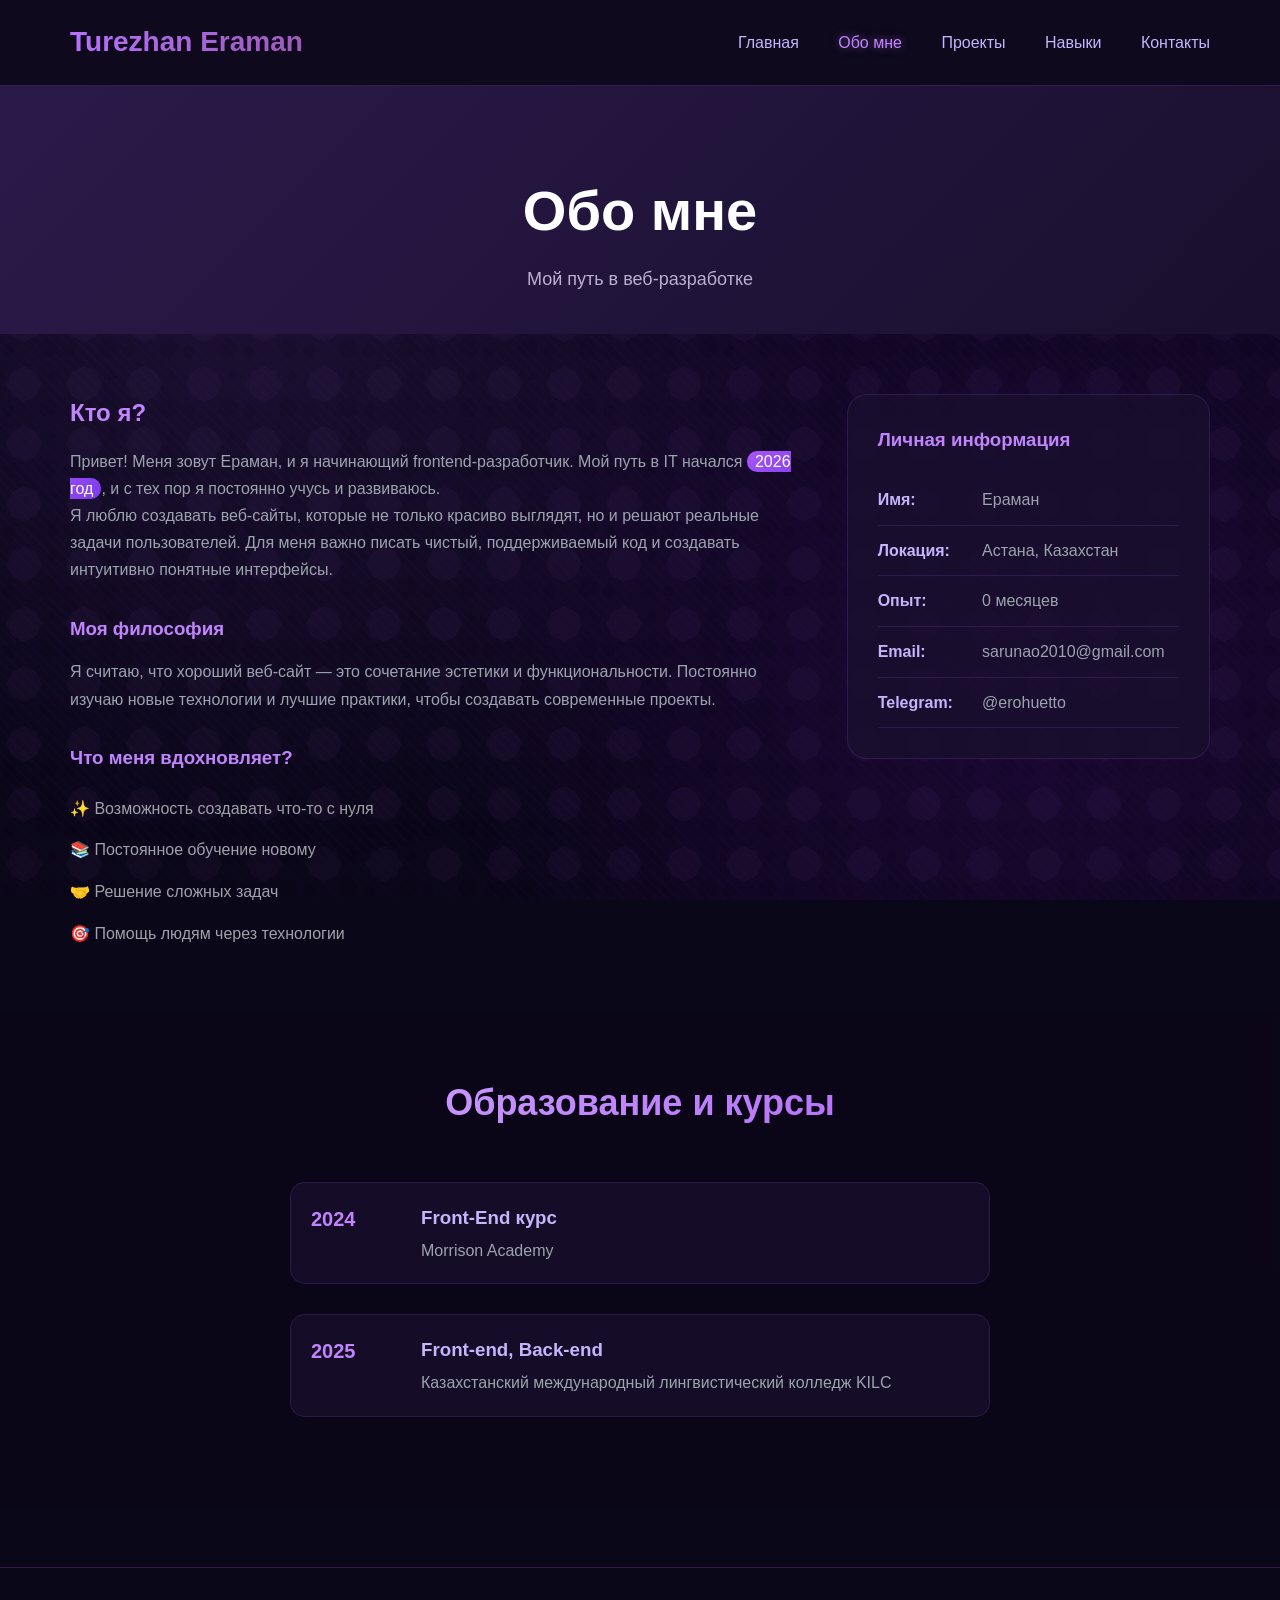
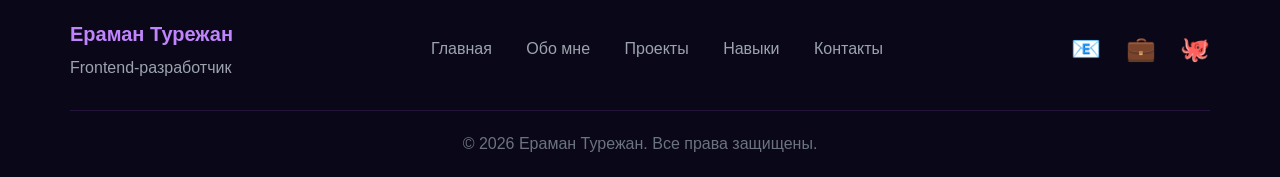
<file: about.html>
<!DOCTYPE html>
<html lang="ru">
<head>
    <meta charset="UTF-8">
    <meta name="viewport" content="width=device-width, initial-scale=1.0">
    <title>Фронтенд разработчик | Обо мне</title>
    <meta name="description" content="Обо мне: я фронтенд разработчик, создаю современные веб-сайты, постоянно изучаю новые технологии и реализую интересные проекты.">
    <meta name="keywords" content="фронтенд разработчик, обо мне, портфолио, HTML, CSS, JavaScript">
    <meta name="author" content="Ераман Турежан">
    <meta name="robots" content="index, follow">
    <link rel="stylesheet" href="./style.css">
</head>
<body>
    <header>
        <div class="container">
            <div class="header-content">
                <div class="logo">
                    <a href="index.html">Turezhan Eraman</a>
                </div>
                <nav>
                    <a href="index.html">Главная</a>
                    <a href="about.html" class="active">Обо мне</a>
                    <a href="projects.html">Проекты</a>
                    <a href="skills.html">Навыки</a>
                    <a href="contacts.html">Контакты</a>
                </nav>
                <div class="mobile-menu" id="mobileBtn">☰</div>
            </div>
        </div>
    </header>

    <main>
        <section class="page-header">
            <div class="container">
                <h1>Обо мне</h1>
                <p>Мой путь в веб-разработке</p>
            </div>
        </section>

        <section class="about-content">
            <div class="container">
                <div class="about-grid">
                    <div class="about-text">
                        <h2>Кто я?</h2>
                        <p>Привет! Меня зовут Ераман, и я начинающий frontend-разработчик. Мой путь в IT начался <span class="highlight">2026 год</span>, и с тех пор я постоянно учусь и развиваюсь.</p>
                        
                        <p>Я люблю создавать веб-сайты, которые не только красиво выглядят, но и решают реальные задачи пользователей. Для меня важно писать чистый, поддерживаемый код и создавать интуитивно понятные интерфейсы.</p>
                        
                        <h3>Моя философия</h3>
                        <p>Я считаю, что хороший веб-сайт — это сочетание эстетики и функциональности. Постоянно изучаю новые технологии и лучшие практики, чтобы создавать современные проекты.</p>
                        
                        <h3>Что меня вдохновляет?</h3>
                        <ul>
                            <li>✨ Возможность создавать что-то с нуля</li>
                            <li>📚 Постоянное обучение новому</li>
                            <li>🤝 Решение сложных задач</li>
                            <li>🎯 Помощь людям через технологии</li>
                        </ul>
                    </div>
                    <div class="about-info">
                        <div class="info-card">
                            <h3>Личная информация</h3>
                            <div class="info-item">
                                <span class="info-label">Имя:</span>
                                <span class="info-value">Ераман</span>
                            </div>
                            <div class="info-item">
                                <span class="info-label">Локация:</span>
                                <span class="info-value">Астана, Казахстан</span>
                            </div>
                            <div class="info-item">
                                <span class="info-label">Опыт:</span>
                                <span class="info-value">0 месяцев</span>
                            </div>
                            <div class="info-item">
                                <span class="info-label">Email:</span>
                                <span class="info-value">sarunao2010@gmail.com</span>
                            </div>
                            <div class="info-item">
                                <span class="info-label">Telegram:</span>
                                <span class="info-value">@erohuetto</span>
                            </div>
                        </div>
                    </div>
                </div>
            </div>
        </section>

        <section class="education-section">
            <div class="container">
                <h2 class="section-title">Образование и курсы</h2>
                <div class="timeline">
                    <div class="timeline-item">
                        <div class="timeline-year">2024</div>
                        <div class="timeline-content">
                            <h3>Front-End курс</h3>
                            <p>Morrison Academy</p>
                        </div>
                    </div>
                    <div class="timeline-item">
                        <div class="timeline-year">2025</div>
                        <div class="timeline-content">
                            <h3>Front-end, Back-end</h3>
                            <p>Казахстанский международный лингвистический колледж KILC</p>
                        </div>
                    </div>
                </div>
            </div>
        </section>
    </main>

    <footer>
        <div class="container">
            <div class="footer-content">
                <div class="footer-info">
                    <h3>Ераман Турежан</h3>
                    <p>Frontend-разработчик</p>
                </div>
                <div class="footer-links">
                    <a href="index.html">Главная</a>
                    <a href="about.html">Обо мне</a>
                    <a href="projects.html">Проекты</a>
                    <a href="skills.html">Навыки</a>
                    <a href="contacts.html">Контакты</a>
                </div>
                <div class="footer-social">
                    <a href="#">📧</a>
                    <a href="#">💼</a>
                    <a href="#">🐙</a>
                </div>
            </div>
            <div class="copyright">
                © 2026 Ераман Турежан. Все права защищены.
            </div>
        </div>
    </footer>

    <script src="script.js"></script>
</body>
</html>
</file>
<file: style.css>
* {
    margin: 0;
    padding: 0;
    box-sizing: border-box;
}

body {
    font-family: 'Inter', sans-serif;
    color: #e2d6f5;
    line-height: 1.6;
    background: #0a0718;
    position: relative;
    overflow-x: hidden;
}

/* СЛОЖНЫЙ ФОН С ФИГУРАМИ */
body::before {
    content: '';
    position: fixed;
    top: 0;
    left: 0;
    width: 100%;
    height: 100%;
    background: 
        radial-gradient(circle at 20% 30%, rgba(139, 69, 205, 0.15) 0%, transparent 50%),
        radial-gradient(circle at 80% 70%, rgba(106, 13, 173, 0.2) 0%, transparent 50%),
        repeating-linear-gradient(45deg, rgba(128, 0, 255, 0.03) 0px, rgba(128, 0, 255, 0.03) 2px, transparent 2px, transparent 8px);
    pointer-events: none;
    z-index: -2;
}

body::after {
    content: '';
    position: fixed;
    top: 0;
    left: 0;
    width: 100%;
    height: 100%;
    background: 
        url('data:image/svg+xml;utf8,<svg xmlns="http://www.w3.org/2000/svg" viewBox="0 0 100 100" opacity="0.05"><path fill="%239b59b6" d="M20,20 L40,10 L60,20 L70,40 L60,60 L40,70 L20,60 L10,40 Z"/><circle cx="80" cy="80" r="15"/><circle cx="15" cy="85" r="10"/><polygon points="85,15 95,30 80,35" /></svg>') repeat;
    background-size: 60px 60px;
    pointer-events: none;
    z-index: -1;
}

.container {
    max-width: 1200px;
    margin: 0 auto;
    padding: 0 30px;
}

/* Header */
header {
    background: rgba(15, 10, 30, 0.95);
    backdrop-filter: blur(12px);
    padding: 20px 0;
    border-bottom: 1px solid rgba(139, 69, 205, 0.3);
    position: sticky;
    top: 0;
    z-index: 100;
}

.header-content {
    display: flex;
    justify-content: space-between;
    align-items: center;
}

.logo a {
    font-size: 28px;
    font-weight: 800;
    background: linear-gradient(135deg, #b873ff 0%, #9b59b6 100%);
    -webkit-background-clip: text;
    background-clip: text;
    color: transparent;
    text-decoration: none;
}

nav a {
    text-decoration: none;
    color: #c4b5fd;
    margin-left: 35px;
    font-weight: 500;
    transition: 0.3s;
}

nav a:hover, nav a.active {
    color: #c084fc;
    text-shadow: 0 0 8px rgba(192, 132, 252, 0.5);
}

.mobile-menu {
    display: none;
    font-size: 28px;
    cursor: pointer;
    color: #c4b5fd;
}

/* Hero Section */
.hero {
    padding: 100px 0;
    position: relative;
}

.hero-content {
    display: grid;
    grid-template-columns: 1fr 1fr;
    gap: 50px;
    align-items: center;
}

.hero-greeting {
    display: inline-block;
    font-size: 18px;
    color: #c084fc;
    font-weight: 600;
    margin-bottom: 15px;
}

h1 {
    font-size: 56px;
    font-weight: 800;
    background: linear-gradient(135deg, #d8b4fe 0%, #a855f7 100%);
    -webkit-background-clip: text;
    background-clip: text;
    color: transparent;
    margin-bottom: 15px;
}

.hero-title {
    font-size: 24px;
    color: #a78bfa;
    margin-bottom: 20px;
}

.hero-description {
    font-size: 18px;
    color: #9ca3af;
    margin-bottom: 30px;
    line-height: 1.7;
}

.hero-buttons {
    display: flex;
    gap: 20px;
}

.btn-primary {
    display: inline-block;
    padding: 14px 32px;
    background: linear-gradient(135deg, #a855f7 0%, #7c3aed 100%);
    color: white;
    text-decoration: none;
    border-radius: 40px;
    font-weight: 600;
    transition: 0.3s;
    border: none;
    cursor: pointer;
    box-shadow: 0 4px 15px rgba(168, 85, 247, 0.3);
}

.btn-primary:hover {
    transform: translateY(-3px);
    box-shadow: 0 10px 25px rgba(168, 85, 247, 0.4);
}

.btn-secondary {
    display: inline-block;
    padding: 14px 32px;
    background: transparent;
    color: #c084fc;
    text-decoration: none;
    border-radius: 40px;
    font-weight: 600;
    border: 2px solid #a855f7;
    transition: 0.3s;
}

.btn-secondary:hover {
    background: #a855f7;
    color: white;
    transform: translateY(-3px);
}

.hero-image {
    text-align: center;
}

.hero-image img {
    max-width: 100%;
    width: 450px;
    border-radius: 30px;
    box-shadow: 0 20px 40px rgba(0,0,0,0.4);
}

/* Stats Section */
.stats-section {
    padding: 60px 0;
    background: rgba(15, 10, 30, 0.6);
    backdrop-filter: blur(10px);
}

.stats-grid {
    display: grid;
    grid-template-columns: repeat(4, 1fr);
    gap: 30px;
    text-align: center;
}

.stat-card {
    padding: 30px;
    background: rgba(30, 20, 50, 0.7);
    border-radius: 20px;
    transition: 0.3s;
    border: 1px solid rgba(139, 69, 205, 0.2);
}

.stat-card:hover {
    transform: translateY(-5px);
    background: linear-gradient(135deg, #2a1a4a 0%, #1e1035 100%);
    border-color: #a855f7;
}

.stat-number {
    font-size: 48px;
    font-weight: 800;
    background: linear-gradient(135deg, #d8b4fe 0%, #a855f7 100%);
    -webkit-background-clip: text;
    background-clip: text;
    color: transparent;
    margin-bottom: 10px;
}

/* Services Section */
.services-section {
    padding: 80px 0;
    background: rgba(10, 7, 24, 0.8);
}

.section-title {
    text-align: center;
    font-size: 36px;
    margin-bottom: 50px;
    background: linear-gradient(135deg, #d8b4fe 0%, #a855f7 100%);
    -webkit-background-clip: text;
    background-clip: text;
    color: transparent;
}

.services-grid {
    display: flex;
    flex-direction: column;
    gap: 25px;
    max-width: 700px;
    margin: 0 auto;
}

.service-card {
    display: flex;
    align-items: center;
    gap: 25px;
    background: rgba(25, 15, 45, 0.8);
    backdrop-filter: blur(5px);
    padding: 25px 30px;
    border-radius: 20px;
    transition: all 0.3s ease;
    cursor: pointer;
    border: 1px solid rgba(139, 69, 205, 0.2);
}

.service-card:hover {
    transform: translateX(10px);
    border-left: 4px solid #a855f7;
    background: rgba(35, 22, 60, 0.9);
}

.service-icon {
    flex-shrink: 0;
    width: 70px;
    height: 70px;
}

.service-icon img {
    width: 100%;
    height: 100%;
    object-fit: cover;
    border-radius: 15px;
}

.service-card h3 {
    font-size: 20px;
    margin-bottom: 8px;
    color: #c084fc;
}

.service-card p {
    font-size: 14px;
    color: #a1a1aa;
    line-height: 1.5;
    margin: 0;
}

/* Projects Preview */
.recent-projects {
    padding: 80px 0;
    background: rgba(10, 7, 24, 0.6);
}

.projects-preview {
    display: grid;
    grid-template-columns: repeat(3, 1fr);
    gap: 30px;
}

.preview-card {
    background: rgba(25, 15, 45, 0.8);
    border-radius: 20px;
    overflow: hidden;
    transition: 0.3s;
    border: 1px solid rgba(139, 69, 205, 0.2);
}

.preview-card:hover {
    transform: translateY(-10px);
    border-color: #a855f7;
    box-shadow: 0 20px 40px rgba(168, 85, 247, 0.2);
}

.preview-image {
    text-align: center;
    padding: 40px;
    background: rgba(168, 85, 247, 0.1);
}

.preview-image img {
    max-width: 100px;
    height: auto;
}

.preview-card h3 {
    padding: 20px 20px 10px;
    font-size: 20px;
    color: #c084fc;
}

.preview-card p {
    padding: 0 20px;
    color: #9ca3af;
}

.preview-link {
    display: inline-block;
    margin: 15px 20px 25px;
    color: #a855f7;
    text-decoration: none;
    font-weight: 600;
    transition: 0.3s;
}

.preview-link:hover {
    color: #c084fc;
}

/* Page Header */
.page-header {
    padding: 80px 0 40px;
    background: linear-gradient(135deg, #2a1a4a 0%, #1a0f2e 100%);
    text-align: center;
}

.page-header h1 {
    color: white;
    background: none;
    -webkit-background-clip: unset;
    background-clip: unset;
    margin-bottom: 10px;
}

.page-header p {
    font-size: 18px;
    opacity: 0.8;
}

/* About Page */
.about-content {
    padding: 60px 0;
}

.about-grid {
    display: grid;
    grid-template-columns: 2fr 1fr;
    gap: 50px;
}

.about-text h2, .about-text h3 {
    margin: 30px 0 15px;
    color: #c084fc;
}

.about-text h2:first-child {
    margin-top: 0;
}

.about-text p {
    color: #9ca3af;
    line-height: 1.7;
}

.highlight {
    background: linear-gradient(135deg, #a855f7 0%, #7c3aed 100%);
    color: white;
    padding: 2px 8px;
    border-radius: 10px;
}

.about-text ul {
    list-style: none;
    padding-left: 0;
}

.about-text ul li {
    padding: 8px 0;
    color: #a1a1aa;
}

.info-card {
    background: rgba(25, 15, 45, 0.8);
    padding: 30px;
    border-radius: 20px;
    border: 1px solid rgba(139, 69, 205, 0.2);
    position: sticky;
    top: 100px;
}

.info-card h3 {
    color: #c084fc;
    margin-bottom: 20px;
}

.info-item {
    padding: 12px 0;
    border-bottom: 1px solid rgba(139, 69, 205, 0.2);
}

.info-label {
    font-weight: 600;
    color: #c4b5fd;
    display: inline-block;
    width: 100px;
}

.info-value {
    color: #9ca3af;
}

/* Timeline */
.education-section {
    padding: 60px 0;
    background: rgba(10, 7, 24, 0.6);
}

.timeline {
    max-width: 700px;
    margin: 0 auto;
}

.timeline-item {
    display: flex;
    gap: 30px;
    margin-bottom: 30px;
    background: rgba(25, 15, 45, 0.8);
    padding: 20px;
    border-radius: 15px;
    transition: 0.3s;
    border: 1px solid rgba(139, 69, 205, 0.2);
}

.timeline-item:hover {
    transform: translateX(10px);
    border-color: #a855f7;
}

.timeline-year {
    min-width: 80px;
    font-weight: 700;
    color: #c084fc;
    font-size: 20px;
}

.timeline-content h3 {
    color: #c4b5fd;
    margin-bottom: 5px;
}

.timeline-content p {
    color: #9ca3af;
}

/* Projects Page */
.projects-section {
    padding: 60px 0;
}

.projects-grid {
    display: grid;
    grid-template-columns: repeat(2, 1fr);
    gap: 30px;
}

.project-card {
    background: rgba(25, 15, 45, 0.8);
    border-radius: 20px;
    overflow: hidden;
    display: flex;
    transition: 0.3s;
    border: 1px solid rgba(139, 69, 205, 0.2);
}

.project-card:hover {
    transform: translateY(-5px);
    border-color: #a855f7;
    box-shadow: 0 20px 40px rgba(168, 85, 247, 0.15);
}

.project-image {
    min-width: 150px;
    display: flex;
    align-items: center;
    justify-content: center;
    background: rgba(168, 85, 247, 0.1);
}

.project-image img {
    width: 100px;
    height: auto;
    border-radius: 12px;
}

.project-info {
    padding: 25px;
}

.project-info h3 {
    font-size: 22px;
    margin-bottom: 10px;
    color: #c084fc;
}

.project-info p {
    color: #9ca3af;
}

.project-tech {
    display: flex;
    gap: 10px;
    flex-wrap: wrap;
    margin: 15px 0;
}

.project-tech span {
    background: rgba(168, 85, 247, 0.2);
    padding: 5px 12px;
    border-radius: 20px;
    font-size: 12px;
    font-weight: 500;
    color: #c084fc;
}

.project-links {
    display: flex;
    gap: 20px;
}

.project-link {
    color: #a855f7;
    text-decoration: none;
    font-weight: 600;
    transition: 0.3s;
}

.project-link:hover {
    color: #c084fc;
}

/* Skills Page */
.skills-section {
    padding: 60px 0;
}

.skills-category {
    margin-bottom: 60px;
}

.skills-category h2 {
    margin-bottom: 30px;
    font-size: 28px;
    color: #c084fc;
}

.skills-grid {
    display: flex;
    flex-direction: column;
    gap: 25px;
}

.skill-item {
    width: 100%;
}

.skill-info {
    display: flex;
    justify-content: space-between;
    margin-bottom: 8px;
    font-weight: 500;
    color: #c4b5fd;
}

.skill-bar {
    background: rgba(255,255,255,0.1);
    height: 10px;
    border-radius: 10px;
    overflow: hidden;
}

.skill-progress {
    background: linear-gradient(135deg, #a855f7 0%, #7c3aed 100%);
    height: 100%;
    border-radius: 10px;
    width: 0;
    transition: 1s ease;
}

.tools-grid {
    display: grid;
    grid-template-columns: repeat(4, 1fr);
    gap: 20px;
}

.tool-card {
    background: rgba(25, 15, 45, 0.8);
    padding: 30px;
    text-align: center;
    border-radius: 15px;
    transition: 0.3s;
    border: 1px solid rgba(139, 69, 205, 0.2);
}

.tool-card:hover {
    transform: translateY(-5px);
    background: linear-gradient(135deg, #2a1a4a 0%, #1e1035 100%);
    border-color: #a855f7;
}

.tool-card img {
    width: 48px;
    height: 48px;
    margin-bottom: 15px;
}

.tool-card h3 {
    color: #c4b5fd;
    font-size: 18px;
}

.soft-skills {
    display: flex;
    flex-wrap: wrap;
    gap: 15px;
}

.soft-skill {
    background: rgba(25, 15, 45, 0.8);
    padding: 12px 24px;
    border-radius: 40px;
    font-weight: 500;
    transition: 0.3s;
    cursor: pointer;
    color: #c4b5fd;
    border: 1px solid rgba(139, 69, 205, 0.2);
}

.soft-skill:hover {
    background: linear-gradient(135deg, #a855f7 0%, #7c3aed 100%);
    color: white;
    transform: translateY(-2px);
}

/* Learning Section */
.learning-section {
    padding: 60px 0;
    background: rgba(10, 7, 24, 0.6);
}

.learning-grid {
    display: grid;
    grid-template-columns: repeat(3, 1fr);
    gap: 30px;
}

.learning-card {
    background: rgba(25, 15, 45, 0.8);
    padding: 40px;
    text-align: center;
    border-radius: 20px;
    transition: 0.3s;
    border: 1px solid rgba(139, 69, 205, 0.2);
}

.learning-card:hover {
    transform: translateY(-10px);
    border-color: #a855f7;
}

.learning-card img {
    width: 48px;
    height: 48px;
    margin-bottom: 20px;
}

.learning-card h3 {
    color: #c084fc;
    margin-bottom: 10px;
}

.learning-card p {
    color: #9ca3af;
}

/* Contacts Page */
.contacts-section {
    padding: 60px 0;
}

.contacts-grid {
    display: grid;
    grid-template-columns: 1fr 1fr;
    gap: 50px;
}

.contact-info h2 {
    color: #c084fc;
    margin-bottom: 20px;
}

.contact-info p {
    color: #9ca3af;
    margin-bottom: 30px;
}

.contact-methods {
    margin-top: 40px;
}

.contact-method {
    display: flex;
    gap: 20px;
    align-items: center;
    margin-bottom: 30px;
    padding: 20px;
    background: rgba(25, 15, 45, 0.8);
    border-radius: 15px;
    transition: 0.3s;
    border: 1px solid rgba(139, 69, 205, 0.2);
}

.contact-method:hover {
    transform: translateX(10px);
    border-color: #a855f7;
}

.contact-method img {
    width: 32px;
    height: 32px;
}

.contact-method h3 {
    margin-bottom: 5px;
    font-size: 18px;
    color: #c4b5fd;
}

.contact-method a {
    color: #a855f7;
    text-decoration: none;
}

.contact-form {
    background: rgba(25, 15, 45, 0.8);
    padding: 40px;
    border-radius: 20px;
    border: 1px solid rgba(139, 69, 205, 0.2);
}

.contact-form h3 {
    font-size: 24px;
    margin-bottom: 25px;
    color: #c084fc;
}

.contact-form input, .contact-form textarea {
    width: 100%;
    padding: 14px;
    margin-bottom: 20px;
    background: rgba(10, 7, 24, 0.8);
    border: 1px solid rgba(139, 69, 205, 0.3);
    border-radius: 12px;
    font-family: inherit;
    font-size: 16px;
    transition: 0.3s;
    color: #e2d6f5;
}

.contact-form input:focus, .contact-form textarea:focus {
    outline: none;
    border-color: #a855f7;
    box-shadow: 0 0 0 3px rgba(168, 85, 247, 0.2);
}

.contact-form input::placeholder, .contact-form textarea::placeholder {
    color: #6b7280;
}

/* Footer */
footer {
    background: #0a0718;
    padding: 50px 0 20px;
    margin-top: 60px;
    border-top: 1px solid rgba(139, 69, 205, 0.3);
}

.footer-content {
    display: flex;
    justify-content: space-between;
    align-items: center;
    margin-bottom: 30px;
}

.footer-info h3 {
    font-size: 20px;
    margin-bottom: 5px;
    color: #c084fc;
}

.footer-info p {
    color: #9ca3af;
}

.footer-links a {
    color: #9ca3af;
    text-decoration: none;
    margin-left: 30px;
    transition: 0.3s;
}

.footer-links a:hover {
    color: #c084fc;
}

.footer-social a {
    font-size: 24px;
    text-decoration: none;
    margin-left: 20px;
    color: #9ca3af;
    transition: 0.3s;
}

.footer-social a:hover {
    color: #c084fc;
}

.copyright {
    text-align: center;
    padding-top: 20px;
    border-top: 1px solid rgba(139, 69, 205, 0.2);
    color: #6b7280;
}

/* Responsive */
@media (max-width: 992px) {
    h1 { font-size: 44px; }
    .services-grid, .stats-grid, .projects-preview, .projects-grid {
        grid-template-columns: repeat(2, 1fr);
    }
    .tools-grid, .learning-grid {
        grid-template-columns: repeat(2, 1fr);
    }
}

@media (max-width: 768px) {
    nav {
        display: none;
    }
    .mobile-menu {
        display: block;
    }
    .hero-content, .about-grid, .contacts-grid {
        grid-template-columns: 1fr;
    }
    .services-grid, .stats-grid, .projects-preview, .projects-grid {
        grid-template-columns: 1fr;
    }
    .tools-grid, .learning-grid {
        grid-template-columns: 1fr;
    }
    .footer-content {
        flex-direction: column;
        text-align: center;
        gap: 20px;
    }
    .footer-links a {
        margin: 0 15px;
    }
    .project-card {
        flex-direction: column;
    }
    .section-title {
        font-size: 28px;
    }
    .service-card {
        flex-direction: column;
        text-align: center;
    }
}
</file>
